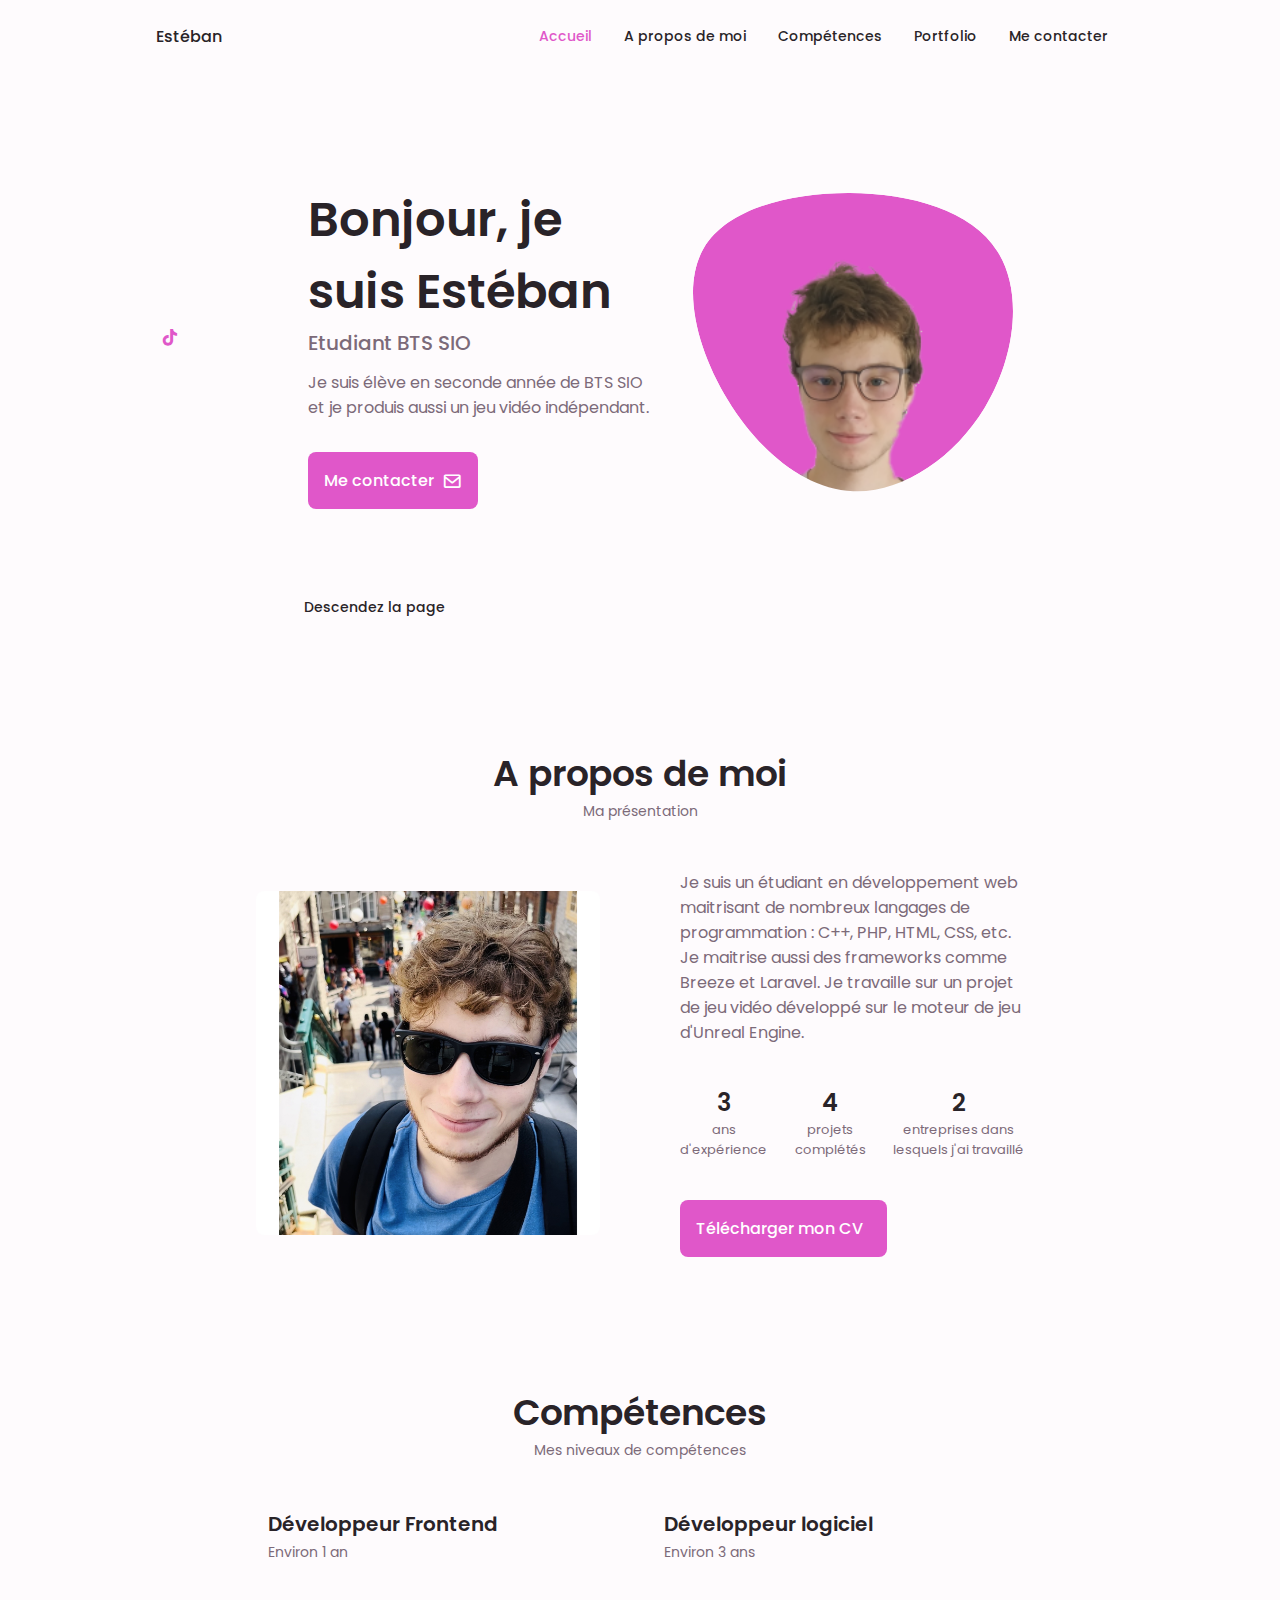
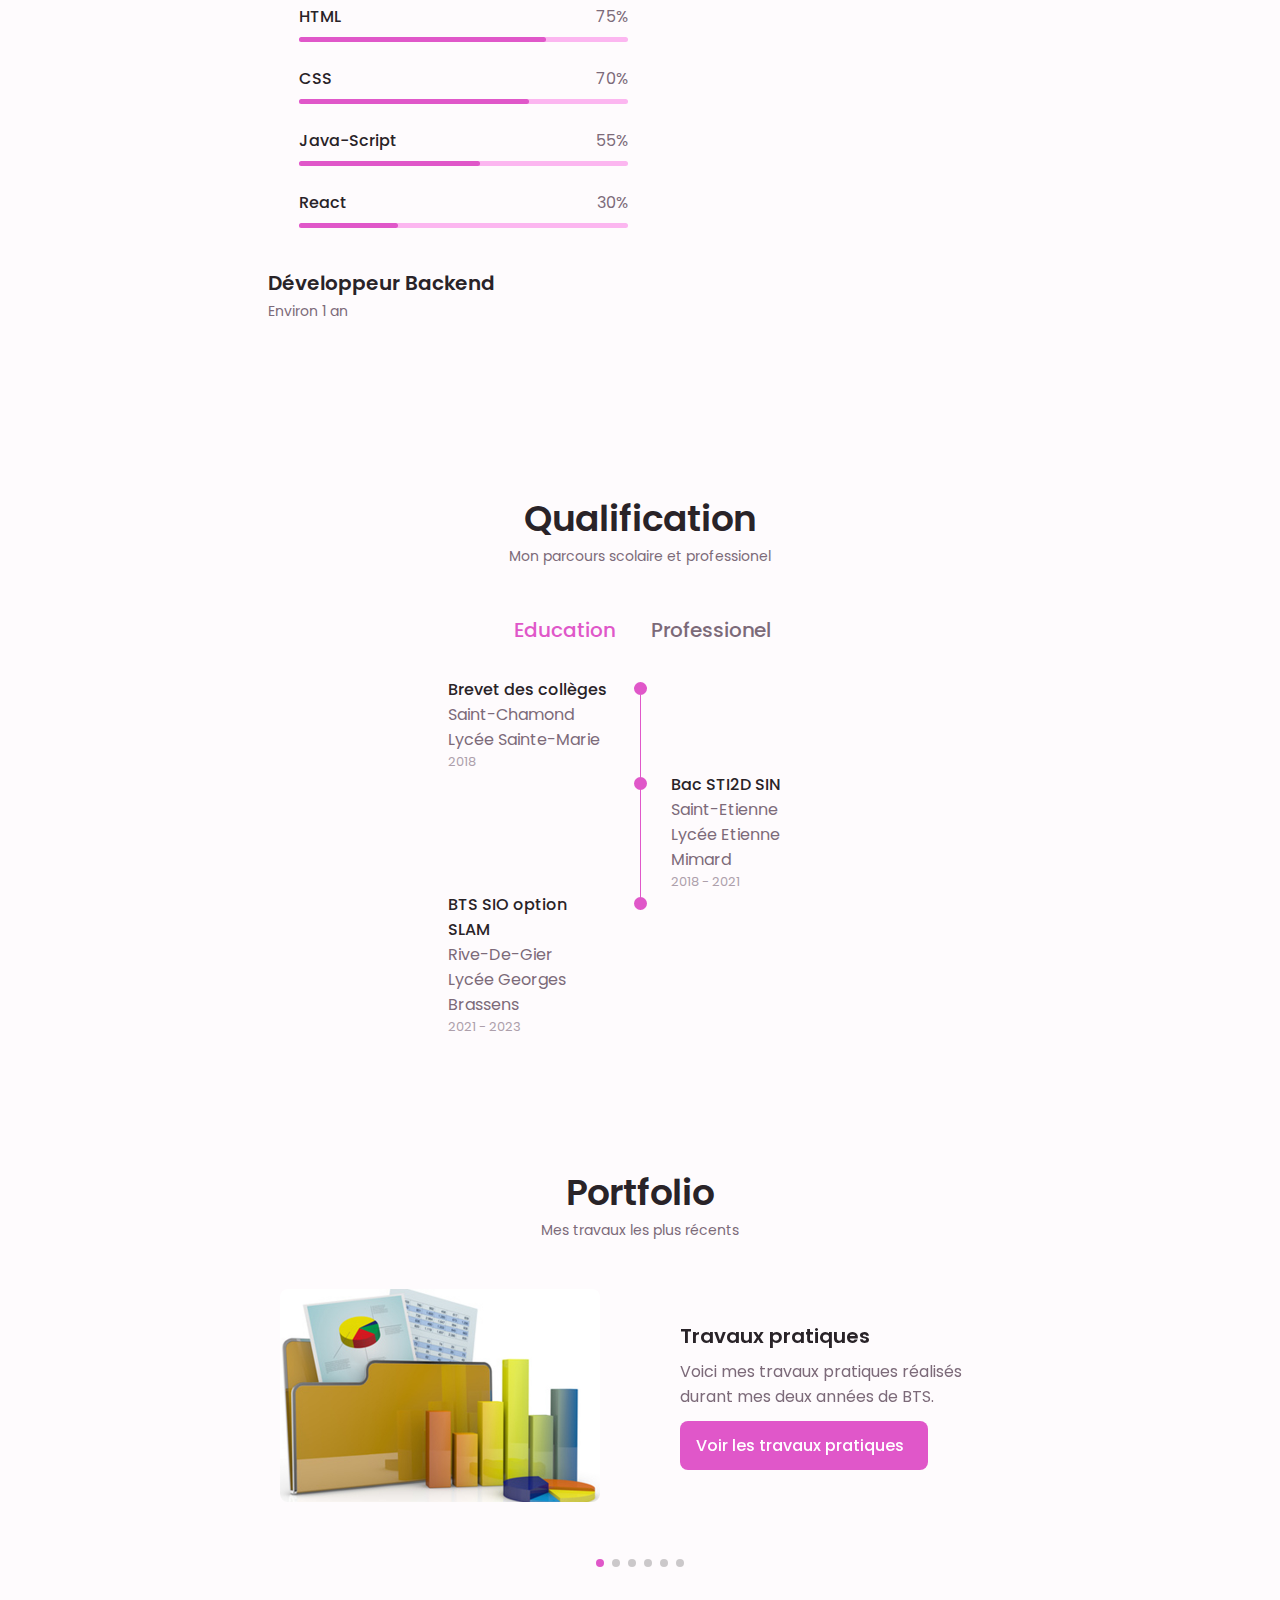
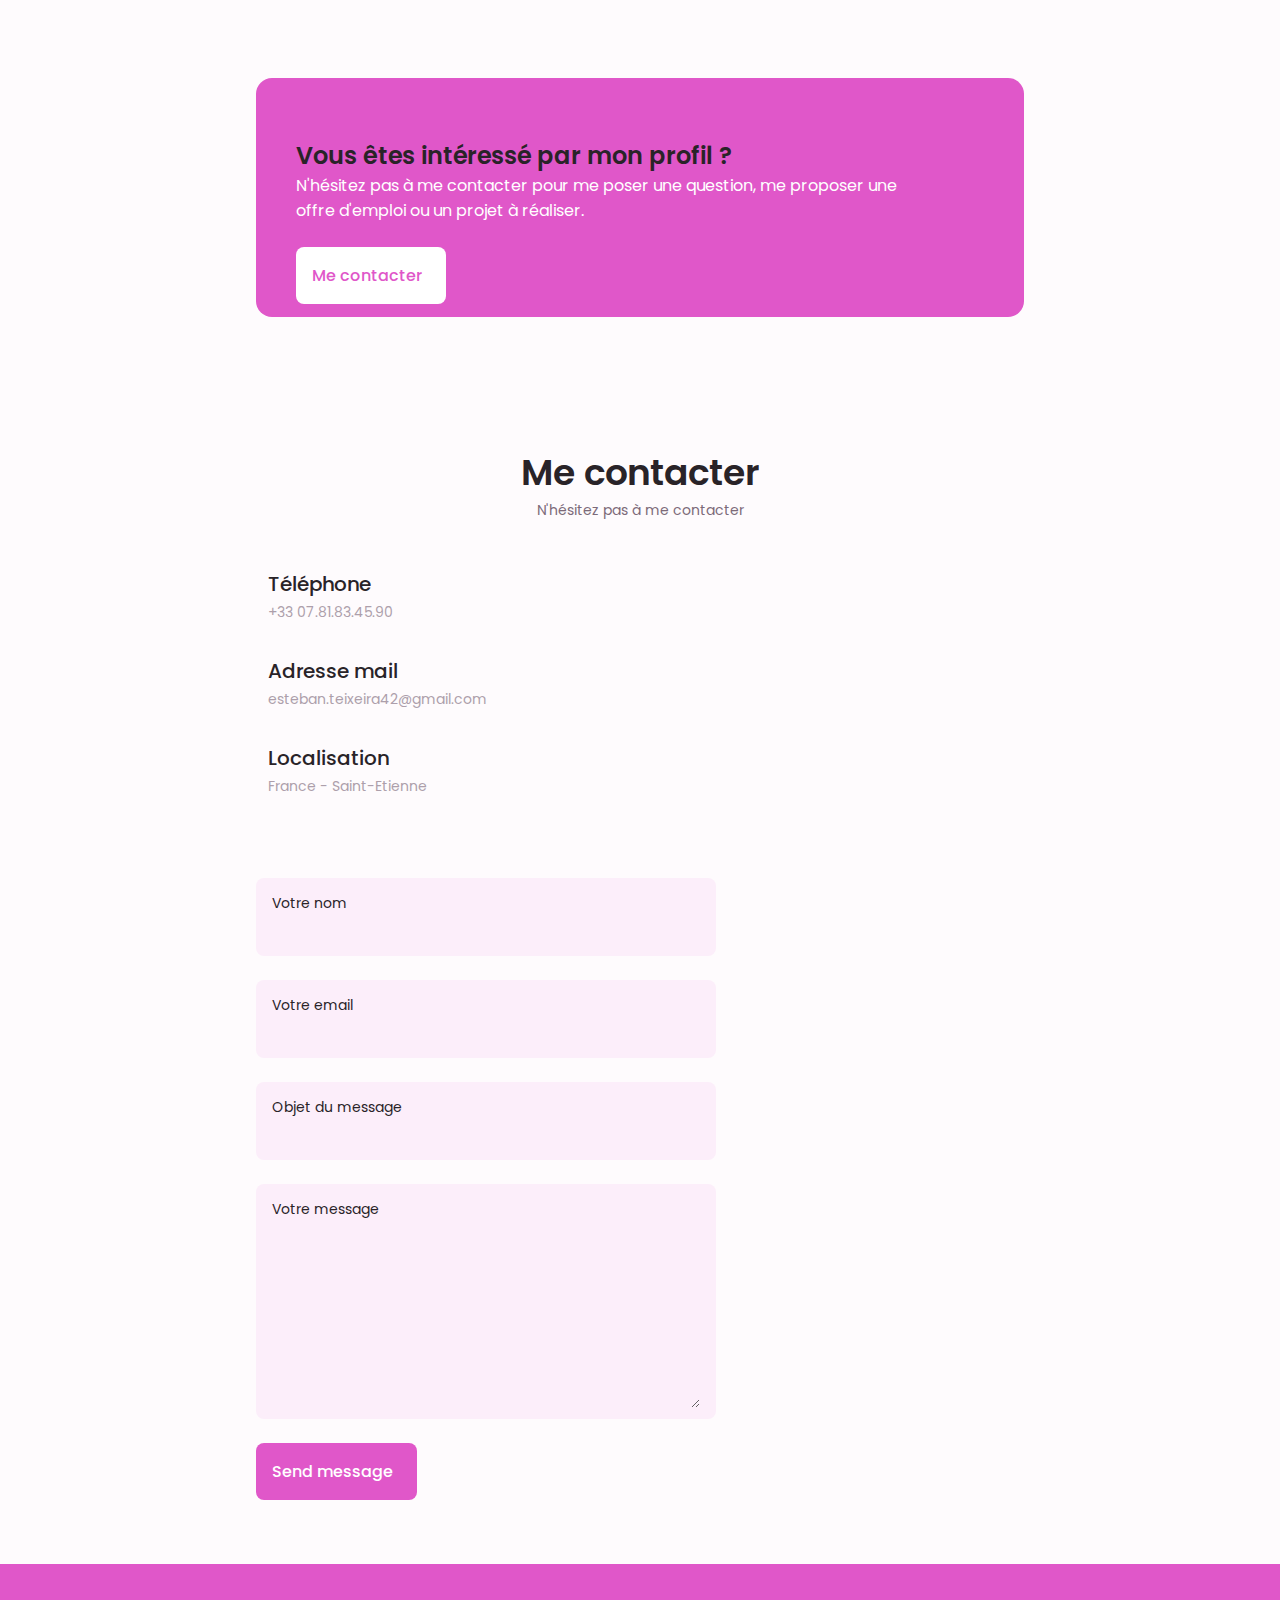
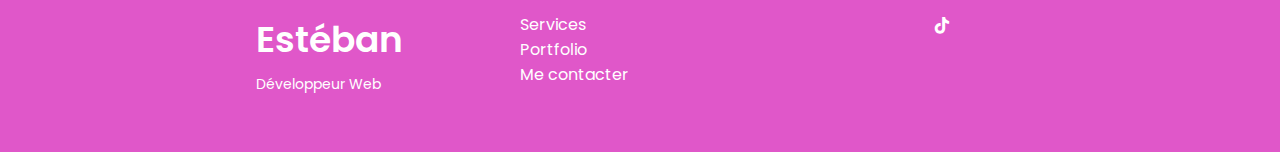
<file: index.html>
<!DOCTYPE html>
<html lang="en">

<head>
    <meta charset="UTF-8">
    <meta name="viewport" content="width=device-width, initial-scale=1.0">

    <!--==================== Scouticons ====================-->
    <link rel="stylesheet" href="https://unicons.iconscout.com/release/v4.0.0/css/line.css">

    <!--==================== Boxicons ====================-->
    <link href='https://unpkg.com/boxicons@2.1.4/css/boxicons.min.css' rel='stylesheet'>

    <!--==================== SWIPER CSS ====================-->
    <link rel="stylesheet" href="css/swiper-bundle.min.css">

    <!--==================== CSS ====================-->
    <link rel="stylesheet" href="css/styles.css">

    <title>Portfolio - Estéban TEIXEIRA</title>
</head>

<body>
    <!--==================== HEADER ====================-->
    <header class="header" id="header">
        <nav class="nav container">
            <a href="#" class="nav_logo">Estéban</a>

            <div class="nav_menu" id="nav-menu">
                <ul class="nav_list grid">
                    <li class="nav_item">
                        <a href="#home" class="nav_link active-link">
                            <i class="uil uil-home nav_icon"></i> Accueil
                        </a>
                    </li>

                    <li class="nav_item">
                        <a href="#about" class="nav_link">
                            <i class="uil uil-user nav_icon"></i> A propos de moi
                        </a>
                    </li>

                    <li class="nav_item">
                        <a href="#skills" class="nav_link">
                            <i class="uil uil-file-alt nav_icon"></i> Compétences
                        </a>
                    </li>

                    <!-- <li class="nav_item">
                        <a href="#services" class="nav_link">
                            <i class="uil uil-briefcase-alt nav_icon"></i> Expériences
                        </a>
                    </li> -->

                    <li class="nav_item">
                        <a href="#portfolio" class="nav_link">
                            <i class="uil uil-scenery nav_icon"></i> Portfolio
                        </a>
                    </li>

                    <li class="nav_item">
                        <a href="#contact" class="nav_link">
                            <i class="uil uil-message nav_icon"></i> Me contacter
                        </a>
                    </li>
                </ul>
                <i class="uil uil-times nav_close" id="nav-close"></i>
            </div>

            <div class="nav_btns">
                <!-- Theme change button -->
                <i class="uil uil-moon change-theme" id="theme-button"></i>
                <div class="nav_toggle" id="nav-toggle">
                    <i class="uil uil-apps"></i>
                </div>
            </div>
        </nav>
    </header>

    <!--==================== MAIN ====================-->
    <main class="main">
        <!--==================== HOME ====================-->
        <section class="home section" id="home">
            <div class="home_container container grid">
                <div class="home_content grid">
                    <div class="home_social">
                        <a href="https://www.linkedin.com/in/esteban-teixeira-9381a8204/" target="_blank" class="home_social-icon">
                            <i class="uil uil-linkedin"></i>
                        </a>

                        <a href="https://www.tiktok.com/@esteicacher?is_from_webapp=1&sender_device=pc" target="_blank" class="home_social-icon">
                            <i class='bx bxl-tiktok'></i>
                        </a>

                        <a href="https://www.instagram.com/esteicacher/" target="_blank" class="home_social-icon">
                            <i class="uil uil-instagram"></i>
                        </a>

                        <a href="https://github.com/LeSteackHacher" target="_blank" class="home_social-icon">
                            <i class="uil uil-github"></i>
                        </a>
                    </div>

                    <div class="home_img">
                        <svg class="home_blob" viewBox="0 0 200 187" xmlns="http://www.w3.org/2000/svg"
                            xmlns:xlink="http://www.w3.org/1999/xlink">
                            <mask id="mask0" mask-type="alpha">
                                <path d="M190.312 36.4879C206.582 62.1187 201.309 102.826 182.328 134.186C163.346 165.547 
                                    130.807 187.559 100.226 186.353C69.6454 185.297 41.0228 161.023 21.7403 129.362C2.45775 
                                    97.8511 -7.48481 59.1033 6.67581 34.5279C20.9871 10.1032 59.7028 -0.149132 97.9666 
                                    0.00163737C136.23 0.303176 174.193 10.857 190.312 36.4879Z" />
                            </mask>
                            <g mask="url(#mask0)">
                                <path d="M190.312 36.4879C206.582 62.1187 201.309 102.826 182.328 134.186C163.346 
                                    165.547 130.807 187.559 100.226 186.353C69.6454 185.297 41.0228 161.023 21.7403 
                                    129.362C2.45775 97.8511 -7.48481 59.1033 6.67581 34.5279C20.9871 10.1032 59.7028 
                                    -0.149132 97.9666 0.00163737C136.23 0.303176 174.193 10.857 190.312 36.4879Z" />
                                <image class="home_blob-img" x=-15 y=10 xlink:href="img/profil.png" />
                            </g>
                        </svg>
                    </div>

                    <div class="home_data">
                        <h1 class="home_title">Bonjour, je suis Estéban</h1>
                        <h3 class="home_subtitle">Etudiant BTS SIO</h3>
                        <p class="home_description">Je suis élève en seconde année de BTS SIO et je produis aussi un jeu vidéo indépendant.</p>
                        <a href="#contact" class="button button--flex">
                            Me contacter <i class='bx bx-envelope bx-tada button_icon'></i>
                        </a>
                    </div>
                </div>

                <div class="home_scroll">
                    <a href="#about" class="home_scroll-button button--flex">
                        <i class="uil uil-mouse-alt home_scroll-mouse"></i>
                        <span class="home_scroll-name">Descendez la page</span>
                        <i class="uil uil-arrow-down home_scroll-arrow"></i>
                    </a>
                </div>

                <div id="barre"></div>

            </div>
        </section>

        <!--==================== ABOUT ====================-->
        <section class="about section" id="about">
            <h2 class="section_title">A propos de moi</h2>
            <span class="section_subtitle">Ma présentation</span>

            <div class="about_container container grid">
                <img src="img/apropos.jpg" alt="" class="about_img">

                <div class="about_data">
                    <p class="about_description">Je suis un étudiant en développement web maitrisant de nombreux langages de programmation : C++, PHP, HTML, CSS, etc.
                        Je maitrise aussi des frameworks comme Breeze et Laravel. Je travaille sur un projet de jeu vidéo développé sur le moteur de jeu d'Unreal Engine.
                    </p>

                    <div class="about_info">
                        <div>
                            <span class="about_info-title">3</span>
                            <span class="about_info-name">ans <br> d'expérience</span>
                        </div>

                        <div>
                            <span class="about_info-title">4</span>
                            <span class="about_info-name">projets <br> complétés</span>
                        </div>

                        <div>
                            <span class="about_info-title">2</span>
                            <span class="about_info-name">entreprises dans <br> lesquels j'ai travaillé</span>
                        </div>
                    </div>

                    <div class="about_buttons">
                        <a download="" href="pdf/Esteban-Cv.pdf" class="button button--flex">
                            Télécharger mon CV <i class="uil uil-file-download button_icon"></i>
                        </a>
                    </div>

                </div>
            </div>
        </section>

        <!--==================== SKILLS ====================-->
        <section class="skills section" id="skills">
            <h2 class="section_title">Compétences</h2>
            <span class="section_subtitle">Mes niveaux de compétences</span>

            <div class="skills_container container grid">
                <div>
                    <!-- Skills 1 -->
                    <div class="skills_content skills_open">
                        <div class="skills_header">
                            <i class="uil uil-brackets-curly skills_icon"></i>

                            <div>
                                <h1 class="skills_title">Développeur Frontend</h1>
                                <span class="skills_subtitle">Environ 1 an</span>
                            </div>

                            <i class="uil uil-angle-down skills_arrow"></i>
                        </div>

                        <div class="skills_list grid">
                            <div class="skills_data">
                                <div class="skills_titles">
                                    <h3 class="skills_name">HTML</h3>
                                    <span class="skills_number">75%</span>
                                </div>
                                <div class="skills_bar">
                                    <span class="skills_percentage skills_html"></span>
                                </div>
                            </div>

                            <div class="skills_data">
                                <div class="skills_titles">
                                    <h3 class="skills_name">CSS</h3>
                                    <span class="skills_number">70%</span>
                                </div>
                                <div class="skills_bar">
                                    <span class="skills_percentage skills_css"></span>
                                </div>
                            </div>

                            <div class="skills_data">
                                <div class="skills_titles">
                                    <h3 class="skills_name">Java-Script</h3>
                                    <span class="skills_number">55%</span>
                                </div>
                                <div class="skills_bar">
                                    <span class="skills_percentage skills_js"></span>
                                </div>
                            </div>

                            <div class="skills_data">
                                <div class="skills_titles">
                                    <h3 class="skills_name">React</h3>
                                    <span class="skills_number">30%</span>
                                </div>
                                <div class="skills_bar">
                                    <span class="skills_percentage skills_react"></span>
                                </div>
                            </div>
                        </div>
                    </div>

                    <!-- Skills 2 -->
                    <div class="skills_content skills_close">
                        <div class="skills_header">
                            <i class="uil uil-server skills_icon"></i>

                            <div>
                                <h1 class="skills_title">Développeur Backend</h1>
                                <span class="skills_subtitle">Environ 1 an</span>
                            </div>

                            <i class="uil uil-angle-down skills_arrow"></i>
                        </div>

                        <div class="skills_list grid">
                            <div class="skills_data">
                                <div class="skills_titles">
                                    <h3 class="skills_name">PHP</h3>
                                    <span class="skills_number">40%</span>
                                </div>
                                <div class="skills_bar">
                                    <span class="skills_percentage skills_php"></span>
                                </div>
                            </div>

                            <div class="skills_data">
                                <div class="skills_titles">
                                    <h3 class="skills_name">Python</h3>
                                    <span class="skills_number">55%</span>
                                </div>
                                <div class="skills_bar">
                                    <span class="skills_percentage skills_python"></span>
                                </div>
                            </div>

                            <div class="skills_data">
                                <div class="skills_titles">
                                    <h3 class="skills_name">Serveur Windows</h3>
                                    <span class="skills_number">1%</span>
                                </div>
                                <div class="skills_bar">
                                    <span class="skills_percentage skills_windows"></span>
                                </div>
                            </div>

                            <div class="skills_data">
                                <div class="skills_titles">
                                    <h3 class="skills_name">Serveur Linux</h3>
                                    <span class="skills_number">10%</span>
                                </div>
                                <div class="skills_bar">
                                    <span class="skills_percentage skills_linux"></span>
                                </div>
                            </div>
                        </div>
                    </div>
                </div>

                <div>
                    <!-- Skills 3 -->
                    <div class="skills_content skills_close">
                        <div class="skills_header">
                            <i class="uil uil-swatchbook skills_icon"></i>

                            <div>
                                <h1 class="skills_title">Développeur logiciel</h1>
                                <span class="skills_subtitle">Environ 3 ans</span>
                            </div>

                            <i class="uil uil-angle-down skills_arrow"></i>
                        </div>

                        <div class="skills_list grid">
                            <div class="skills_data">
                                <div class="skills_titles">
                                    <h3 class="skills_name">Unreal Engine</h3>
                                    <span class="skills_number">90%</span>
                                </div>
                                <div class="skills_bar">
                                    <span class="skills_percentage skills_ue"></span>
                                </div>
                            </div>

                            <div class="skills_data">
                                <div class="skills_titles">
                                    <h3 class="skills_name">Unity</h3>
                                    <span class="skills_number">30%</span>
                                </div>
                                <div class="skills_bar">
                                    <span class="skills_percentage skills_unity"></span>
                                </div>
                            </div>

                            <div class="skills_data">
                                <div class="skills_titles">
                                    <h3 class="skills_name">Serveur Photoshop</h3>
                                    <span class="skills_number">50%</span>
                                </div>
                                <div class="skills_bar">
                                    <span class="skills_percentage skills_photoshop"></span>
                                </div>
                            </div>

                            <div class="skills_data">
                                <div class="skills_titles">
                                    <h3 class="skills_name">C#/C++</h3>
                                    <span class="skills_number">40%</span>
                                </div>
                                <div class="skills_bar">
                                    <span class="skills_percentage skills_c"></span>
                                </div>
                            </div>
                        </div>
                    </div>
                </div>
            </div>
        </section>

        <!--==================== QUALIFICATION ====================-->
        <section class="qualification section">
            <h2 class="section_title">Qualification</h2>
            <span class="section_subtitle">Mon parcours scolaire et professionel</span>

            <div class="qualification_container container">
                <div class="qualification_tabs">
                    <div class="qualification_button button--flex qualification_active" data-target="#education">
                        <i class="uil uil-graduation-cap qualification_icon"></i>
                        Education
                    </div>

                    <div class="qualification_button button--flex" data-target="#work">
                        <i class="uil uil-briefcase-alt qualification_icon"></i>
                        Professionel
                    </div>
                </div>

                <div class="qualification_sections">
                    <!-- Bloc de qualification 1 -->
                    <div class="qualification_content qualification_active" data-content id="education">
                        <!-- Qualification 1 -->
                        <div class="qualification_data">
                            <div>
                                <h3 class="qualification_title">Brevet des collèges</h3>
                                <span class="qualification_subtitle">Saint-Chamond<br>Lycée Sainte-Marie</span>
                                <div class="qualification_calendar">
                                    <i class="uil uil-calendar-alt"></i>
                                    2018
                                </div>
                            </div>

                            <div>
                                <span class="qualification_rounder"></span>
                                <span class="qualification_line"></span>
                            </div>
                        </div>

                        <!-- Qualification 2 -->
                        <div class="qualification_data">
                            <div></div>

                            <div>
                                <span class="qualification_rounder"></span>
                                <span class="qualification_line"></span>
                            </div>

                            <div>
                                <h3 class="qualification_title">Bac STI2D SIN</h3>
                                <span class="qualification_subtitle">Saint-Etienne<br>Lycée Etienne Mimard</span>
                                <div class="qualification_calendar">
                                    <i class="uil uil-calendar-alt"></i>
                                    2018 - 2021
                                </div>
                            </div>

                        </div>

                        <!-- Qualification 3 -->
                        <div class="qualification_data">
                            <div>
                                <h3 class="qualification_title">BTS SIO option SLAM</h3>
                                <span class="qualification_subtitle">Rive-De-Gier<br>Lycée Georges Brassens</span>
                                <div class="qualification_calendar">
                                    <i class="uil uil-calendar-alt"></i>
                                    2021 - 2023
                                </div>
                            </div>

                            <div>
                                <span class="qualification_rounder"></span>
                                <!--<span class="qualification_line"></span>-->
                            </div>
                        </div>
                    </div>

                    <!-- Bloc de qualification 2 -->
                    <div class="qualification_content" data-content id="work">
                        <!-- Qualification 1 -->
                        <div class="qualification_data">
                            <div>
                                <h3 class="qualification_title">Développeur logiciel</h3>
                                <span class="qualification_subtitle">Saint-Priest-en-Jarez<br>Transacto</span>
                                <div class="qualification_calendar">
                                    <i class="uil uil-calendar-alt"></i>
                                    2022
                                </div>
                            </div>

                            <div>
                                <span class="qualification_rounder"></span>
                                <span class="qualification_line"></span>
                            </div>
                        </div>

                        <!-- Qualification 2 -->
                        <div class="qualification_data">
                            <div></div>

                            <div>
                                <span class="qualification_rounder"></span>
                                <!--<span class="qualification_line"></span>-->
                            </div>

                            <div>
                                <h3 class="qualification_title">Développeur Backend</h3>
                                <span class="qualification_subtitle">Saint-Etienne<br>Doing.fr</span>
                                <div class="qualification_calendar">
                                    <i class="uil uil-calendar-alt"></i>
                                    2022
                                </div>
                            </div>
                        </div>
                    </div>
                </div>
            </div>
        </section>

        <!--==================== PORTFOLIO ====================-->
        <section class="portfolio section" id="portfolio">
            <h2 class="section_title">Portfolio</h2>
            <span class="section_subtitle">Mes travaux les plus récents</span>

            <div class="portfolio_container container swiper-container">
                <div class="swiper-wrapper">

                    <!-- Portfolio 1 -->
                    <div class="portfolio_content grid swiper-slide">
                        <img src="img/portfolio1.jpg" alt="Photo Portfolio 1" class="portfolio_img">

                        <div class="portfolio_data">
                            <h3 class="portfolio_title">Travaux pratiques</h3>
                            <p class="portfolio_description">Voici mes travaux pratiques réalisés durant mes deux années de BTS.</p>
                            <a href="html/tp.html" class="button button--flex button--small portfolio_button">
                                Voir les travaux pratiques
                                <i class="uil uil-arrow-right button_icon"></i>
                            </a>
                        </div>
                    </div>

                    <!-- Portfolio 2 -->
                    <div class="portfolio_content grid swiper-slide">
                        <img src="img/portfolio2.jpg" alt="Photo Portfolio 2" class="portfolio_img">

                        <div class="portfolio_data">
                            <h3 class="portfolio_title">Veille technologique</h3>
                            <p class="portfolio_description">Voici ma veille technologique sur le moteur de jeux d'Epic Games : Unreal Engine.
                            </p>
                            <a href="pdf/Veille technologique.pdf" class="button button--flex button--small portfolio_button">
                                Voir la veille
                                <i class="uil uil-arrow-right button_icon"></i>
                            </a>
                        </div>
                    </div>

                    <!-- Portfolio 3 -->
                    <div class="portfolio_content grid swiper-slide">
                        <img src="img/portfolio3.jpg" alt="Photo Portfolio 3" class="portfolio_img">

                        <div class="portfolio_data">
                            <h3 class="portfolio_title">Porte-feuille de compétences</h3>
                            <p class="portfolio_description">Voici mon porte-feuille de compétences qui ont pu être acquises durant mon apprentissage en BTS ou en stage</p>
                            <a href="pdf/PorteFeuilleDeCompétences.pdf" class="button button--flex button--small portfolio_button">
                                Voir le porte-feuille
                                <i class="uil uil-arrow-right button_icon"></i>
                            </a>
                        </div>
                    </div>

                    <!-- Portfolio 4 -->
                    <div class="portfolio_content grid swiper-slide">
                        <img src="img/portfolio4.jpg" alt="Photo Portfolio 4" class="portfolio_img">

                        <div class="portfolio_data">
                            <h3 class="portfolio_title">Rapport de stage 1</h3>
                            <p class="portfolio_description">Ceci est le rapport de mon premier stage de BTS fait dans l'entreprise Transacto.</p>
                            <a href="html/CompteRendu1.html" class="button button--flex button--small portfolio_button">
                                Voir le compte-rendu
                                <i class="uil uil-arrow-right button_icon"></i>
                            </a>
                        </div>
                    </div>

                    <!-- Portfolio 5 -->
                    <div class="portfolio_content grid swiper-slide">
                        <img src="img/portfolio5.jpg" alt="Photo Portfolio 5" class="portfolio_img">

                        <div class="portfolio_data">
                            <h3 class="portfolio_title">Rapport de stage 2</h3>
                            <p class="portfolio_description">Ceci est le rapport de mon deuxième stage de BTS fait dans l'entreprise Doing.fr.</p>
                            <a href="html/CompteRendu2.html" class="button button--flex button--small portfolio_button">
                                Voir le compte-rendu
                                <i class="uil uil-arrow-right button_icon"></i>
                            </a>
                        </div>
                    </div>

                    <!-- Portfolio 6 -->
                    <div class="portfolio_content grid swiper-slide">
                        <img src="img/portfolio6.jpg" alt="Photo Portfolio 6" class="portfolio_img">

                        <div class="portfolio_data">
                            <h3 class="portfolio_title">Jeux vidéo</h3>
                            <p class="portfolio_description">Je développe avec une petite équipe un fast FPS solo.
                            </p>
                            <a href="pdf/SiteJV.pdf" class="button button--flex button--small portfolio_button">
                                Voir le site de présentation
                                <i class="uil uil-arrow-right button_icon"></i>
                            </a>
                        </div>
                    </div>
                </div>

                <!-- Ajout de flèches -->
                <div class="swiper-button-next">
                    <i class="uil uil-angle-right swiper-portfolio-icon"></i>
                </div>
                <div class="swiper-button-prev">
                    <i class="uil uil-angle-left swiper-portfolio-icon"></i>
                </div>

                <!-- Ajout de la pagination -->
                <div class="swiper-pagination"></div>
            </div>
        </section>

        <!--==================== PROJECT IN MIND ====================-->
        <section class="project section">
            <div class="project_bg">
                <div class="project_container container grid">
                    <div class="project_data">
                        <h2 class="projet_title">Vous êtes intéressé par mon profil ?</h2>
                        <p class="project_description">N'hésitez pas à me contacter pour me poser une question, me proposer une offre d'emploi
                            ou un projet à réaliser.
                        </p>
                        <a href="#contact" class="button button--flex button--white">
                            Me contacter
                            <i class="uil uil-message project_icon button_icon"></i>
                        </a>
                    </div>
                </div>
            </div>

        </section>

        <!--==================== CONTACT ME ====================-->
        <section class="contact section" id="contact">
            <h2 class="section_title">Me contacter</h2>
            <span class="section_subtitle">N'hésitez pas à me contacter</span>

            <div class="contact_container container grid">
                <div>
                    <div class="contact_information">
                        <i class="uil uil-phone contact_icon"></i>

                        <div>
                            <h3 class="contact_title">Téléphone</h3>
                            <span class="contact_subtitle">+33 07.81.83.45.90</span>
                        </div>
                    </div>

                    <div class="contact_information">
                        <i class="uil uil-envelope contact_icon"></i>

                        <div>
                            <h3 class="contact_title">Adresse mail</h3>
                            <span class="contact_subtitle">esteban.teixeira42@gmail.com</span>
                        </div>
                    </div>

                    <div class="contact_information">
                        <i class="uil uil-map-marker contact_icon"></i>

                        <div>
                            <h3 class="contact_title">Localisation</h3>
                            <span class="contact_subtitle">France - Saint-Etienne</span>
                        </div>
                    </div>
                </div>

                <form action="" class="contact_form grid">
                    <div class="contact_content">
                        <label for="" class="contact_label">Votre nom</label>
                        <input type="text" class="contact_input">
                    </div>

                    <div class="contact_content">
                        <label for="" class="contact_label">Votre email</label>
                        <input type="email" class="contact_input">
                    </div>
                    <div class="contact_content">
                        <label for="" class="contact_label">Objet du message</label>
                        <input type="text" class="contact_input">
                    </div>
                    <div class="contact_content">
                        <label for="" class="contact_label">Votre message</label>
                        <textarea name="" id="" cols="0" rows="7" class="contact_input"></textarea>
                    </div>

                    <div>
                        <a href="#" class="button button--flex">
                            Send message
                            <i class="uil uil-message button_icon"></i>
                        </a>
                    </div>
                </form>
            </div>
        </section>
    </main>

    <!--==================== FOOTER ====================-->
    <footer class="footer">
        <div class="footer_bg">
            <div class="footer_container container grid">
                <div>
                    <h1 class="footer_title">Estéban</h1>
                    <span class="footer_subtitle">Développeur Web</span>
                </div>

                <ul class="footer_links">
                    <li>
                        <a href="#services" class="footer_link">Services</a>
                    </li>

                    <li>
                        <a href="#portfolio" class="footer_link">Portfolio</a>
                    </li>

                    <li>
                        <a href="#contact" class="footer_link">Me contacter</a>
                    </li>
                </ul>

                <div class="footer_socials">
                    <a href="https://www.linkedin.com/in/esteban-teixeira-9381a8204/" target="_blank" class="footer_social">
                        <i class="uil uil-linkedin"></i>
                    </a>

                    
                    <a href="https://www.tiktok.com/@esteicacher?is_from_webapp=1&sender_device=pc" target="_blank" class="footer_social">
                        <i class='bx bxl-tiktok'></i>
                    </a>

                    <a href="https://www.instagram.com/esteicacher/" target="_blank" class="footer_social">
                        <i class="uil uil-instagram"></i>
                    </a>

                    <a href="https://github.com/LeSteackHacher" target="_blank" class="footer_social">
                        <i class="uil uil-github"></i>
                    </a>
                </div>
            </div>
        </div>
    </footer>

    <!--==================== SCROLL TOP ====================-->
    <a href="#" class="scrollup" id="scroll-up">
        <i class="uil uil-arrow-up scrollup_icon"></i>
    </a>

    <!--==================== SWIPER JS ====================-->
    <script src="js/swiper-bundle.min.js"></script>

    <!--==================== MAIN JS ====================-->
    <script src="js/main.js"></script>
</body>

</html>
</file>
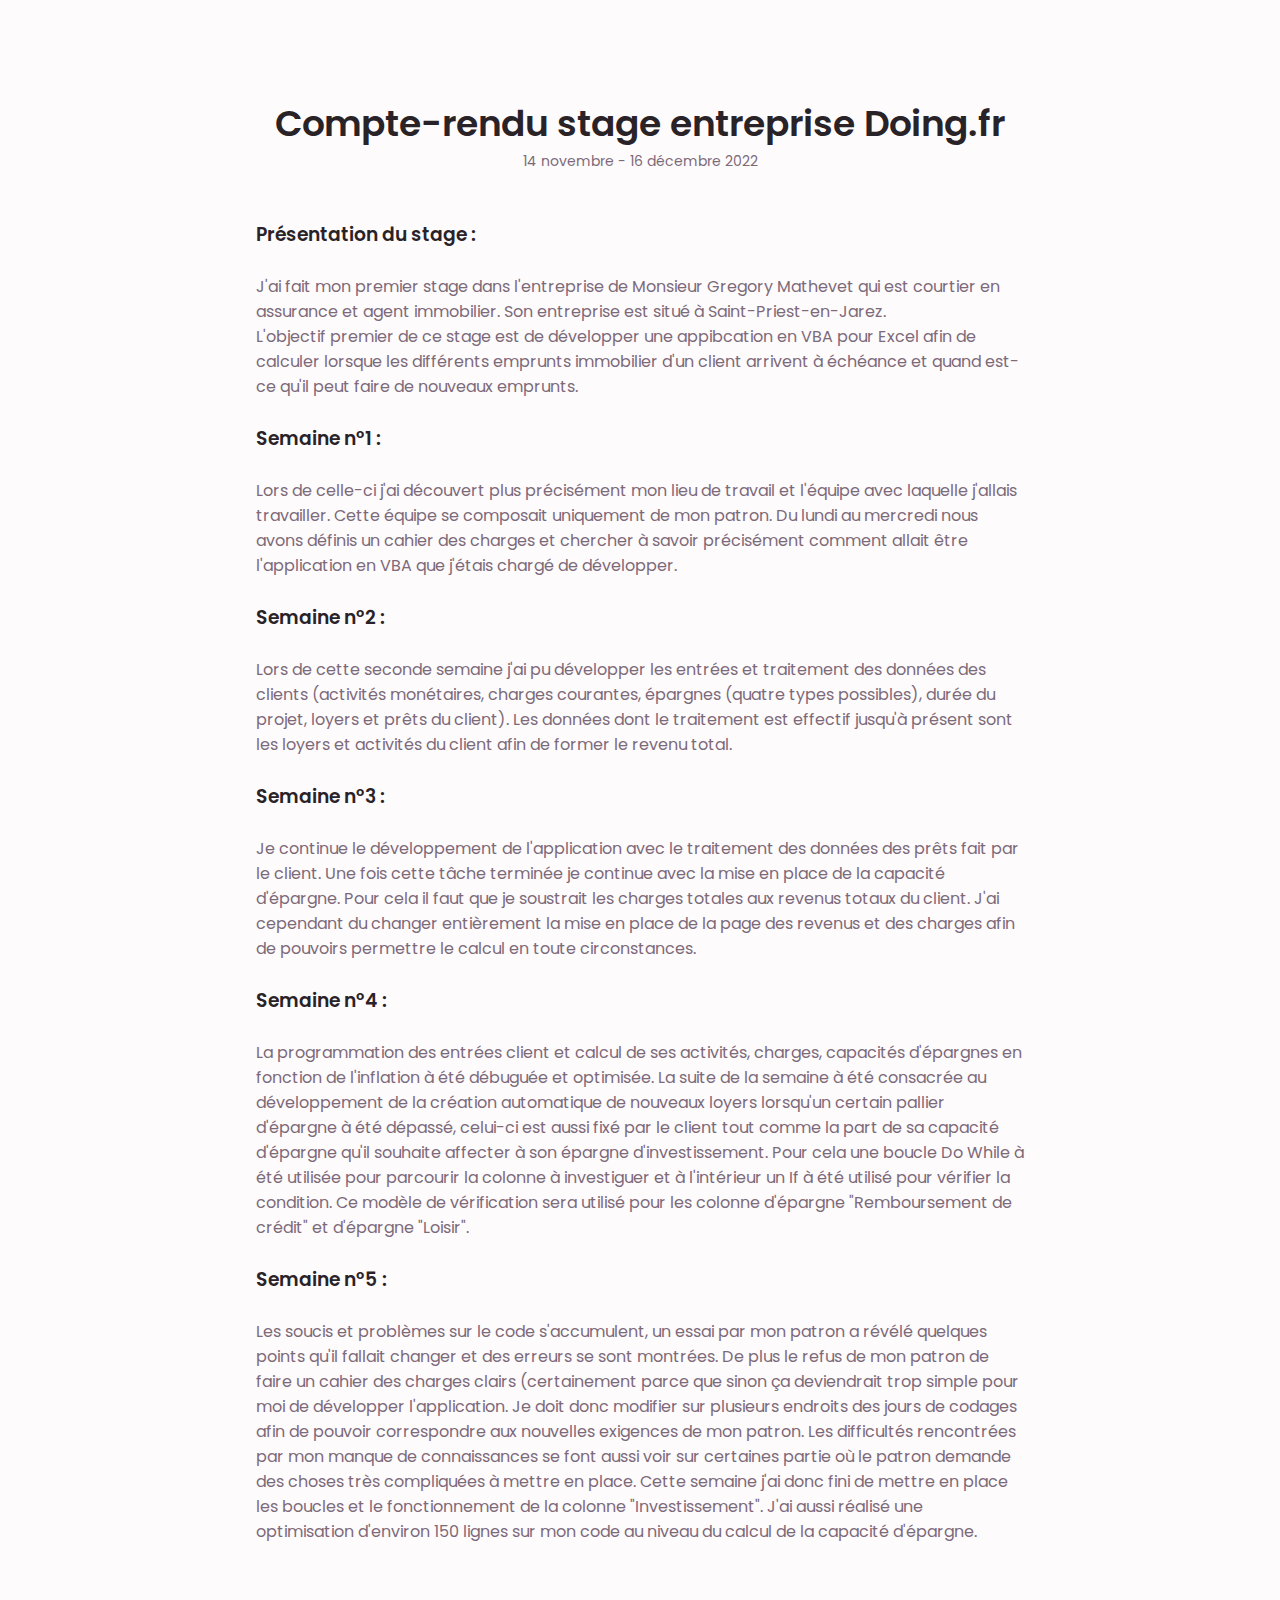
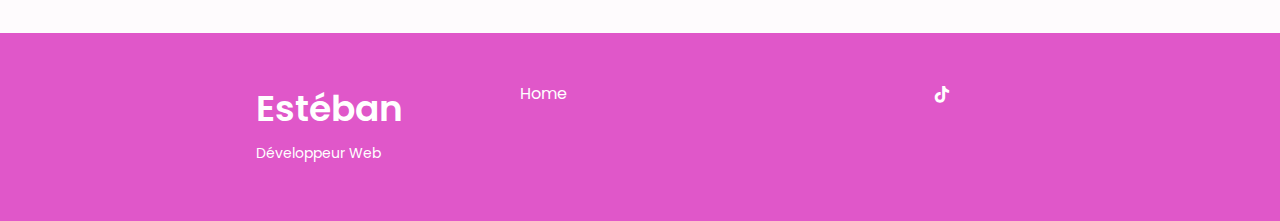
<file: html/CompteRendu1.html>
<!DOCTYPE html>
<html lang="en">

<head>
    <meta charset="UTF-8">
    <meta name="viewport" content="width=device-width, initial-scale=1.0">

    <!--==================== Scouticons ====================-->
    <link rel="stylesheet" href="https://unicons.iconscout.com/release/v4.0.0/css/line.css">

    <!--==================== Boxicons ====================-->
    <link href='https://unpkg.com/boxicons@2.1.4/css/boxicons.min.css' rel='stylesheet'>

    <!--==================== SWIPER CSS ====================-->
    <link rel="stylesheet" href="../css/swiper-bundle.min.css">

    <!--==================== CSS ====================-->
    <link rel="stylesheet" href="../css/styles.css">

    <title>Portfolio - Estéban TEIXEIRA</title>
</head>

<body>
    <!--==================== SERVICES ====================-->
    <section class="services section" id="services">
        <h2 class="section_title">Compte-rendu stage entreprise Doing.fr</h2>
        <span class="section_subtitle">14 novembre - 16 décembre 2022</span>

        <div class="services_container container grid">
            <div class="services_content">
                <div>
                    <h3 class="services_title"> Présentation du stage :</h3>
                    <br>
                    <p>J'ai fait mon premier stage dans l'entreprise de Monsieur Gregory Mathevet qui est courtier en assurance et agent immobilier. Son entreprise est situé à Saint-Priest-en-Jarez. <br>
                    L'objectif premier de ce stage est de développer une appibcation en VBA pour Excel afin de calculer lorsque les différents emprunts immobilier d'un client arrivent à échéance et 
                    quand est-ce qu'il peut faire de nouveaux emprunts.</p>
                    <br>
                    <h3 class="services_title"> Semaine n°1 :</h3>
                    <br>
                    <p>Lors de celle-ci j'ai découvert plus précisément mon lieu de travail et l'équipe avec laquelle j'allais travailler. Cette équipe se composait uniquement de mon patron.
                        Du lundi au mercredi nous avons définis un cahier des charges et chercher à savoir précisément comment allait être l'application en VBA que j'étais chargé de développer.</p>
                    <br>
                    <h3 class="services_title"> Semaine n°2 :</h3>
                    <br>
                    <p>Lors de cette seconde semaine j'ai pu développer les entrées et traitement des données des clients (activités monétaires, charges courantes, épargnes (quatre types possibles), durée du projet, loyers et prêts du client). 
                        Les données dont le traitement est effectif jusqu'à présent sont les loyers et activités du client afin de former le revenu total.</p>
                    <br>
                    <h3 class="services_title"> Semaine n°3 :</h3>
                    <br>
                    <p>Je continue le développement de l'application avec le traitement des données des prêts fait par le client. Une fois cette tâche terminée je continue avec la mise en place de la capacité d'épargne.
                        Pour cela il faut que je soustrait les charges totales aux revenus totaux du client.
                        J'ai cependant du changer entièrement la mise en place de la page des revenus et des charges afin de pouvoirs permettre le calcul en toute circonstances.</p>
                    <br>
                    <h3 class="services_title"> Semaine n°4 :</h3>
                    <br>
                    <p>La programmation des entrées client et calcul de ses activités, charges, capacités d'épargnes en fonction de l'inflation à été débuguée et optimisée. 
                        La suite de la semaine à été consacrée au développement de la création automatique de nouveaux loyers lorsqu'un certain pallier d'épargne à été dépassé, 
                        celui-ci est aussi fixé par le client tout comme la part de sa capacité d'épargne qu'il souhaite affecter à son épargne d'investissement. 
                        Pour cela une boucle Do While à été utilisée pour parcourir la colonne à investiguer et à l'intérieur un If à été utilisé pour vérifier la condition.
                        Ce modèle de vérification sera utilisé pour les colonne d'épargne "Remboursement de crédit" et d'épargne "Loisir".</p>
                    <br>
                    <h3 class="services_title"> Semaine n°5 :</h3>
                    <br>
                    <p>Les soucis et problèmes sur le code s'accumulent, un essai par mon patron a révélé quelques points qu'il fallait changer et des erreurs se sont montrées. 
                        De plus le refus de mon patron de faire un cahier des charges clairs (certainement parce que sinon ça deviendrait trop simple pour moi de développer l'application. 
                        Je doit donc modifier sur plusieurs endroits des jours de codages afin de pouvoir correspondre aux nouvelles exigences de mon patron. 
                        Les difficultés rencontrées par mon manque de connaissances se font aussi voir sur certaines partie où le patron demande des choses très compliquées à mettre en place. 
                        Cette semaine j'ai donc fini de mettre en place les boucles et le fonctionnement de la colonne "Investissement". 
                        J'ai aussi réalisé une optimisation d'environ 150 lignes sur mon code au niveau du calcul de la capacité d'épargne.</p>
                    <br>
                </div>
            </div>
        </div>
    </section>
    <!--==================== FOOTER ====================-->
    <footer class="footer">
        <div class="footer_bg">
            <div class="footer_container container grid">
                <div>
                    <h1 class="footer_title">Estéban</h1>
                    <span class="footer_subtitle">Développeur Web</span>
                </div>

                <ul class="footer_links">
                    <li>
                        <a href="../index.html" class="footer_link">Home</a>
                    </li>
                </ul>

                <div class="footer_socials">
                    <a href="https://www.linkedin.com/in/esteban-teixeira-9381a8204/" target="_blank" class="footer_social">
                        <i class="uil uil-linkedin"></i>
                    </a>

                    
                    <a href="https://www.tiktok.com/@esteicacher?is_from_webapp=1&sender_device=pc" target="_blank" class="footer_social">
                        <i class='bx bxl-tiktok'></i>
                    </a>

                    <a href="https://www.instagram.com/esteicacher/" target="_blank" class="footer_social">
                        <i class="uil uil-instagram"></i>
                    </a>

                    <a href="https://github.com/LeSteackHacher" target="_blank" class="footer_social">
                        <i class="uil uil-github"></i>
                    </a>
                </div>
            </div>
        </div>
    </footer>
    <!--==================== SCROLL TOP ====================-->
    <a href="#" class="scrollup" id="scroll-up">
        <i class="uil uil-arrow-up scrollup_icon"></i>
    </a>

    <!--==================== SWIPER JS ====================-->
    <script src="../js/swiper-bundle.min.js"></script>

    <!--==================== MAIN JS ====================-->
    <script src="../js/main.js"></script>
</body>

</html>
</file>
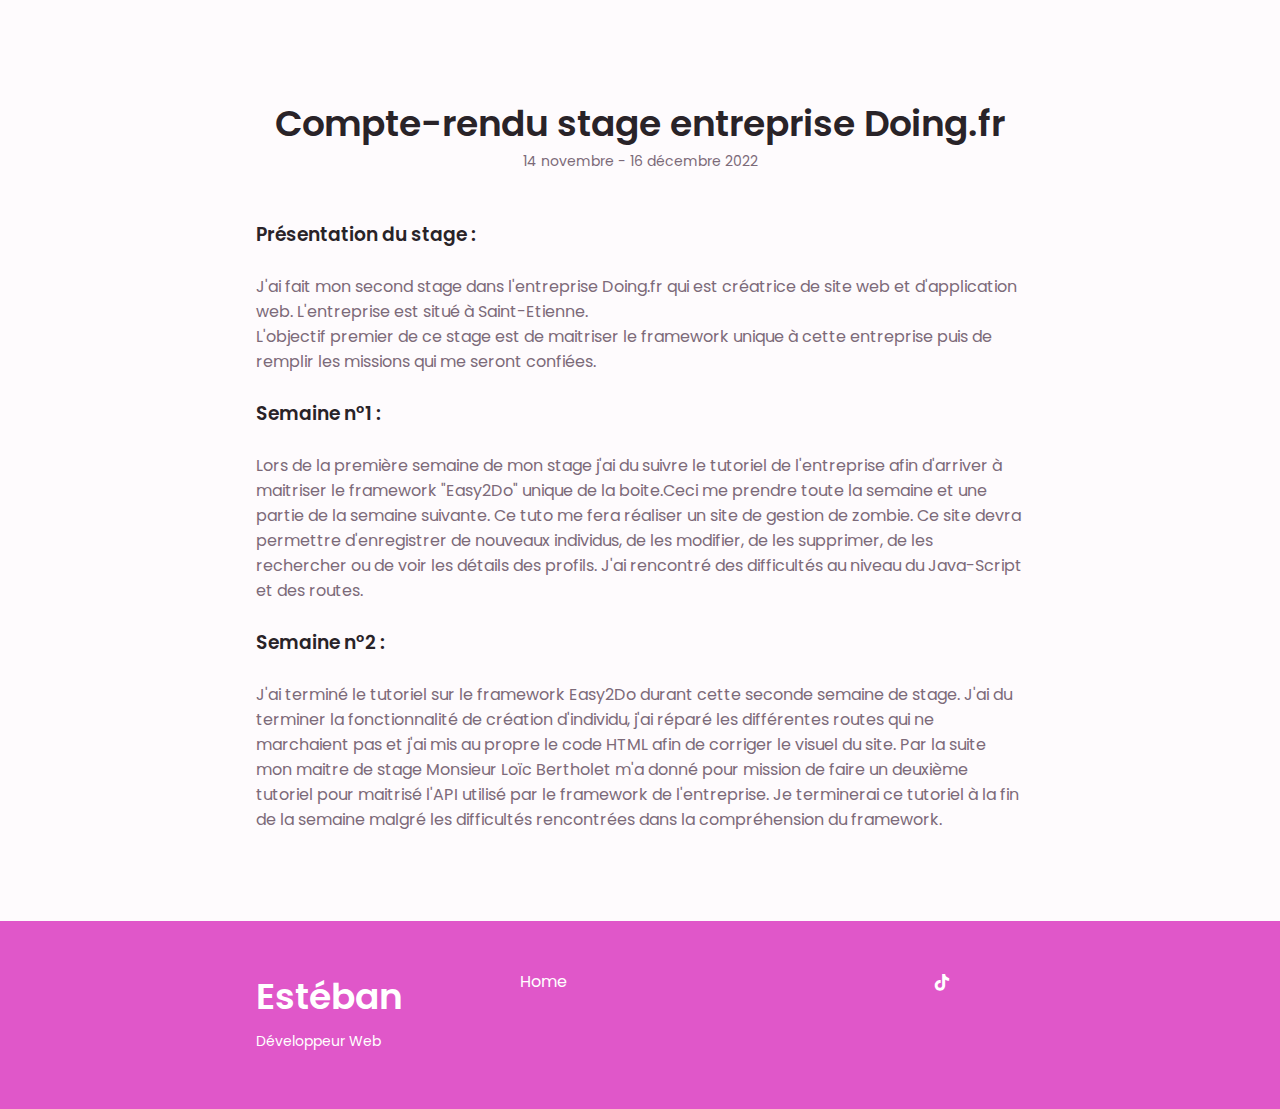
<file: html/CompteRendu2.html>
<!DOCTYPE html>
<html lang="en">

<head>
    <meta charset="UTF-8">
    <meta name="viewport" content="width=device-width, initial-scale=1.0">

    <!--==================== Scouticons ====================-->
    <link rel="stylesheet" href="https://unicons.iconscout.com/release/v4.0.0/css/line.css">

    <!--==================== Boxicons ====================-->
    <link href='https://unpkg.com/boxicons@2.1.4/css/boxicons.min.css' rel='stylesheet'>

    <!--==================== SWIPER CSS ====================-->
    <link rel="stylesheet" href="../css/swiper-bundle.min.css">

    <!--==================== CSS ====================-->
    <link rel="stylesheet" href="../css/styles.css">

    <title>Portfolio - Estéban TEIXEIRA</title>
</head>

<body>
    <!--==================== SERVICES ====================-->
    <section class="services section" id="services">
        <h2 class="section_title">Compte-rendu stage entreprise Doing.fr</h2>
        <span class="section_subtitle">14 novembre - 16 décembre 2022</span>

        <div class="services_container container grid">
            <div class="services_content">
                <div>
                    <h3 class="services_title"> Présentation du stage :</h3>
                    <br>
                    <p>J'ai fait mon second stage dans l'entreprise Doing.fr qui est créatrice de site web et d'application web. L'entreprise est situé à Saint-Etienne. <br>
                    L'objectif premier de ce stage est de maitriser le framework unique à cette entreprise puis de remplir les missions qui me seront confiées.</p>
                    <br>
                    <h3 class="services_title"> Semaine n°1 :</h3>
                    <br>
                    <p>Lors de la première semaine de mon stage j'ai du suivre le tutoriel de l'entreprise afin d'arriver à maitriser le framework "Easy2Do" unique de la boite.Ceci me prendre toute la semaine et une partie de la semaine suivante.
                    Ce tuto me fera réaliser un site de gestion de zombie. Ce site devra permettre d'enregistrer de nouveaux individus, de les modifier, de les supprimer, de les rechercher ou de voir les détails des profils.
                    J'ai rencontré des difficultés au niveau du Java-Script et des routes.</p>
                    <br>
                    <h3 class="services_title"> Semaine n°2 :</h3>
                    <br>
                    <p>J'ai terminé le tutoriel sur le framework Easy2Do durant cette seconde semaine de stage. J'ai du terminer la fonctionnalité de création d'individu, j'ai réparé les différentes routes qui ne marchaient pas et j'ai mis au 
                        propre le code HTML afin de corriger le visuel du site. Par la suite mon maitre de stage Monsieur Loïc Bertholet m'a donné pour mission de faire un deuxième tutoriel pour maitrisé l'API utilisé par le framework de l'entreprise.
                        Je terminerai ce tutoriel à la fin de la semaine malgré les difficultés rencontrées dans la compréhension du framework.</p>
                    <br>
                </div>
            </div>
        </div>
    </section>
    <!--==================== FOOTER ====================-->
    <footer class="footer">
        <div class="footer_bg">
            <div class="footer_container container grid">
                <div>
                    <h1 class="footer_title">Estéban</h1>
                    <span class="footer_subtitle">Développeur Web</span>
                </div>

                <ul class="footer_links">
                    <li>
                        <a href="../index.html" class="footer_link">Home</a>
                    </li>
                </ul>

                <div class="footer_socials">
                    <a href="https://www.linkedin.com/in/esteban-teixeira-9381a8204/" target="_blank" class="footer_social">
                        <i class="uil uil-linkedin"></i>
                    </a>
                    
                    <a href="https://www.tiktok.com/@esteicacher?is_from_webapp=1&sender_device=pc" target="_blank" class="footer_social">
                        <i class='bx bxl-tiktok'></i>
                    </a>

                    <a href="https://www.instagram.com/esteicacher/" target="_blank" class="footer_social">
                        <i class="uil uil-instagram"></i>
                    </a>

                    <a href="https://github.com/LeSteackHacher" target="_blank" class="footer_social">
                        <i class="uil uil-github"></i>
                    </a>
                </div>
            </div>
        </div>
    </footer>
    <!--==================== SCROLL TOP ====================-->
    <a href="#" class="scrollup" id="scroll-up">
        <i class="uil uil-arrow-up scrollup_icon"></i>
    </a>

    <!--==================== SWIPER JS ====================-->
    <script src="../js/swiper-bundle.min.js"></script>

    <!--==================== MAIN JS ====================-->
    <script src="../js/main.js"></script>
</body>

</html>
</file>
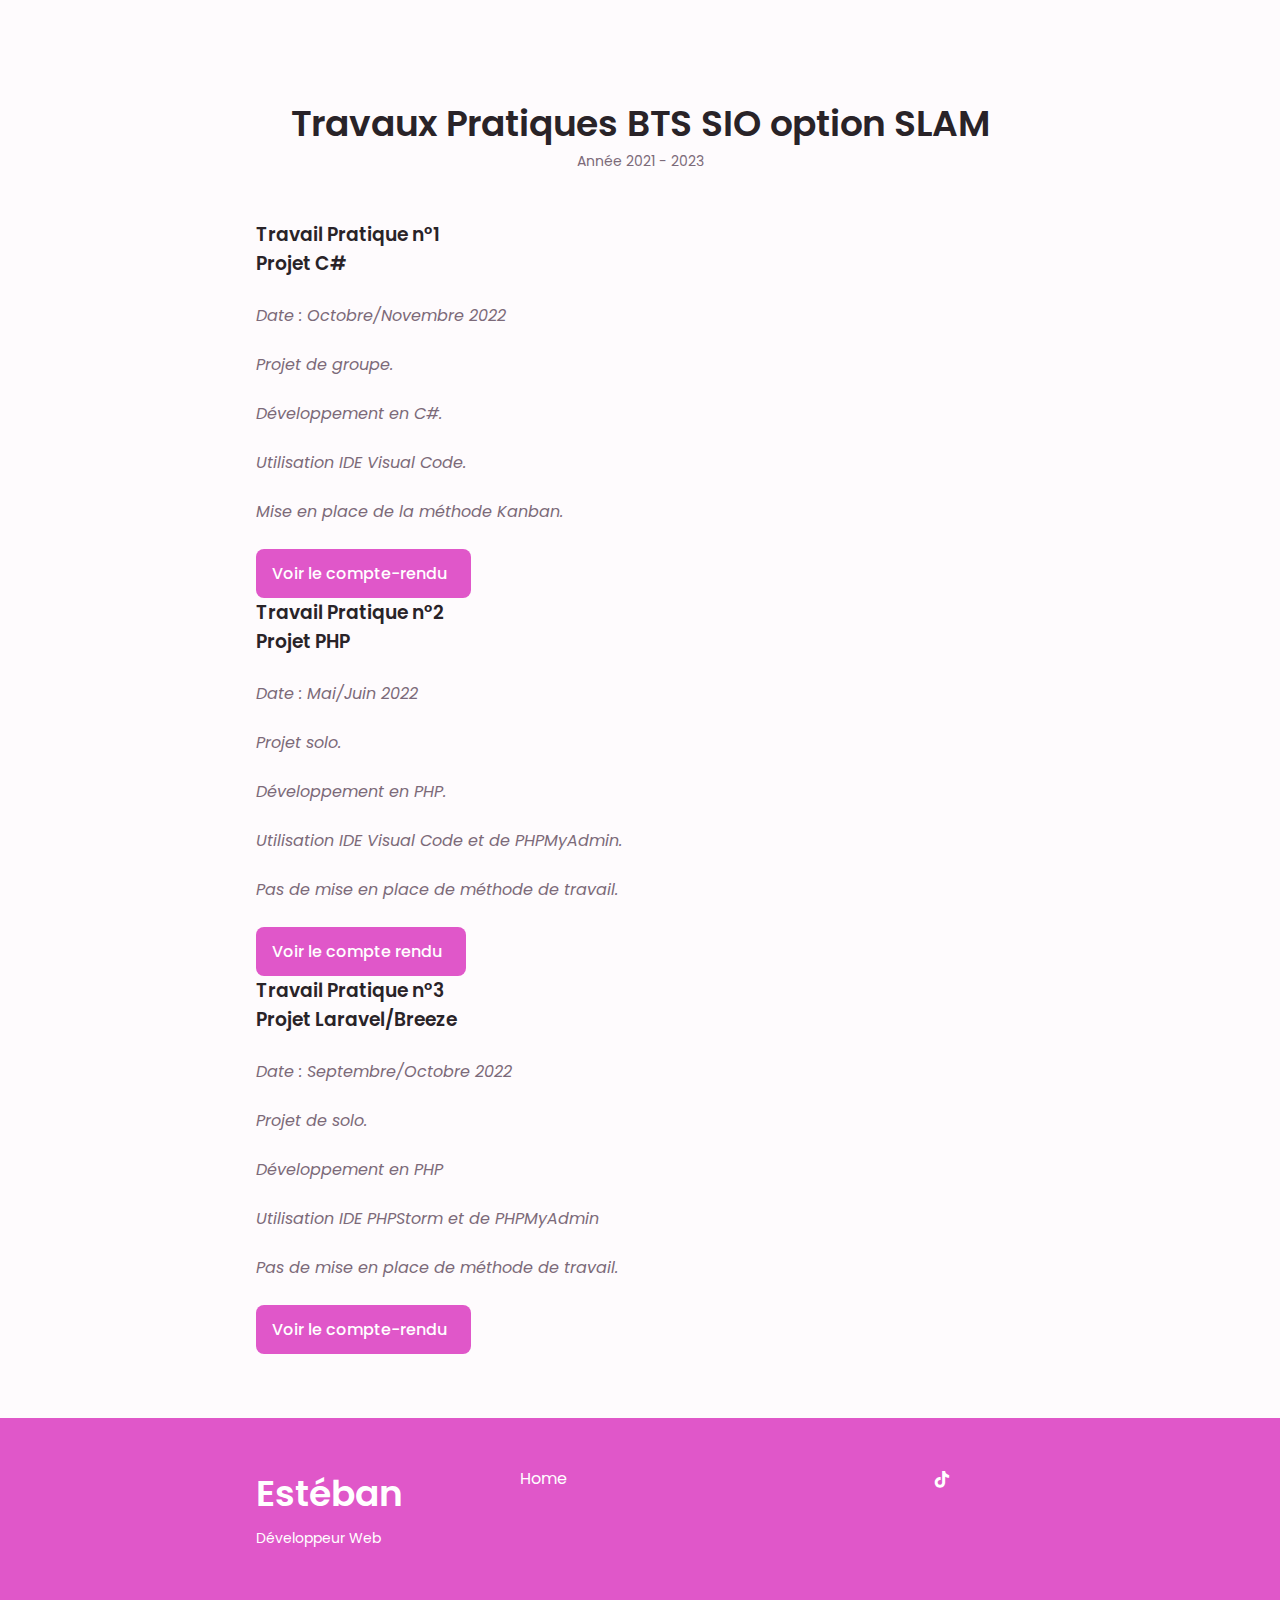
<file: html/tp.html>
<!DOCTYPE html>
<html lang="en">

<head>
    <meta charset="UTF-8">
    <meta name="viewport" content="width=device-width, initial-scale=1.0">

    <!--==================== Scouticons ====================-->
    <link rel="stylesheet" href="https://unicons.iconscout.com/release/v4.0.0/css/line.css">

    <!--==================== Boxicons ====================-->
    <link href='https://unpkg.com/boxicons@2.1.4/css/boxicons.min.css' rel='stylesheet'>

    <!--==================== SWIPER CSS ====================-->
    <link rel="stylesheet" href="../css/swiper-bundle.min.css">

    <!--==================== CSS ====================-->
    <link rel="stylesheet" href="../css/styles.css">

    <title>Portfolio - Estéban TEIXEIRA</title>
</head>

<body>
    <!--==================== SERVICES ====================-->
    <section class="services section" id="services">
        <h2 class="section_title">Travaux Pratiques BTS SIO option SLAM</h2>
        <span class="section_subtitle">Année 2021 - 2023</span>

        <div class="services_container container grid">
            <div class="services_content">
                <div>
                    <h3 class="services_title">Travail Pratique n°1 <br> Projet C# </h3>
                </div>
                <br>
                <ul class="services_modal-services grid">
                    <li class="services_modal-service">
                        <i class="uil uil-calendar-alt services_modal-icon"> Date : Octobre/Novembre 2022</i>
                    </li>
                    <li class="services_modal-service">
                        <i class="uil uil-check-circle services_modal-icon"> Projet de groupe.</i>
                    </li>
                    <li class="services_modal-service">
                        <i class="uil uil-check-circle services_modal-icon"> Développement en C#.</i>
                    </li>
                    <li class="services_modal-service">
                        <i class="uil uil-check-circle services_modal-icon"> Utilisation IDE Visual Code.</i>
                    </li>
                    <li class="services_modal-service">
                        <i class="uil uil-check-circle services_modal-icon"> Mise en place de la méthode Kanban.</i>
                    </li>
                </ul>
                <br>
                <span class="button button--flex button--small button--link services_button">
                    <a href="pdf/Veille technologique.pdf" class="button button--flex button--small portfolio_button">
                        Voir le compte-rendu
                        <i class="uil uil-arrow-right button_icon"></i>
                    </a>
                </span>

                <div class="services_content">
                    <div>
                        <h3 class="services_title">Travail Pratique n°2 <br> Projet PHP </h3>
                    </div>
                    <br>
                    <ul class="services_modal-services grid">
                        <li class="services_modal-service">
                            <i class="uil uil-calendar-alt services_modal-icon"> Date : Mai/Juin 2022</i>
                        </li>
                        <li class="services_modal-service">
                            <i class="uil uil-check-circle services_modal-icon"> Projet solo.</i>
                        </li>
                        <li class="services_modal-service">
                            <i class="uil uil-check-circle services_modal-icon"> Développement en PHP.</i>
                        </li>
                        <li class="services_modal-service">
                            <i class="uil uil-check-circle services_modal-icon"> Utilisation IDE Visual Code et de PHPMyAdmin.</i>
                        </li>
                        <li class="services_modal-service">
                            <i class="uil uil-check-circle services_modal-icon"> Pas de mise en place de méthode de travail.</i>
                        </li>
                    </ul>
                    <br>
                    <span class="button button--flex button--small button--link services_button">
                        <a href="pdf/CompteRenduPHP.pdf"
                            class="button button--flex button--small portfolio_button">
                            Voir le compte rendu
                            <i class="uil uil-arrow-right button_icon"></i>
                        </a>
                    </span>

                    <div class="services_content">
                        <div>
                            <h3 class="services_title">Travail Pratique n°3 <br> Projet Laravel/Breeze </h3>
                        </div>
                        <br>
                        <ul class="services_modal-services grid">
                            <li class="services_modal-service">
                                <i class="uil uil-calendar-alt services_modal-icon"> Date : Septembre/Octobre 2022</i>
                            </li>
                            <li class="services_modal-service">
                                <i class="uil uil-check-circle services_modal-icon"> Projet de solo.</i>
                            </li>
                            <li class="services_modal-service">
                                <i class="uil uil-check-circle services_modal-icon"> Développement en PHP</i>
                            </li>
                            <li class="services_modal-service">
                                <i class="uil uil-check-circle services_modal-icon"> Utilisation IDE PHPStorm et de PHPMyAdmin</i>
                            </li>
                            <li class="services_modal-service">
                                <i class="uil uil-check-circle services_modal-icon"> Pas de mise en place de méthode de travail.</i>
                            </li>
                        </ul>
                        <br>
                        <span class="button button--flex button--small button--link services_button">
                            <a href="pdf/GuideUtilisation.pdf"
                                class="button button--flex button--small portfolio_button">
                                Voir le compte-rendu
                                <i class="uil uil-arrow-right button_icon"></i>
                            </a>
                        </span>
                    </div>
                </div>
            </div>
        </div>
    </section>
    <!--==================== FOOTER ====================-->
    <footer class="footer">
        <div class="footer_bg">
            <div class="footer_container container grid">
                <div>
                    <h1 class="footer_title">Estéban</h1>
                    <span class="footer_subtitle">Développeur Web</span>
                </div>

                <ul class="footer_links">
                    <li>
                        <a href="../index.html" class="footer_link">Home</a>
                    </li>
                </ul>

                <div class="footer_socials">
                    <a href="https://www.linkedin.com/in/esteban-teixeira-9381a8204/" target="_blank" class="footer_social">
                        <i class="uil uil-linkedin"></i>
                    </a>

                    
                    <a href="https://www.tiktok.com/@esteicacher?is_from_webapp=1&sender_device=pc" target="_blank" class="footer_social">
                        <i class='bx bxl-tiktok'></i>
                    </a>

                    <a href="https://www.instagram.com/esteicacher/" target="_blank" class="footer_social">
                        <i class="uil uil-instagram"></i>
                    </a>

                    <a href="https://github.com/LeSteackHacher" target="_blank" class="footer_social">
                        <i class="uil uil-github"></i>
                    </a>
                </div>
            </div>
        </div>
    </footer>
    <!--==================== SCROLL TOP ====================-->
    <a href="#" class="scrollup" id="scroll-up">
        <i class="uil uil-arrow-up scrollup_icon"></i>
    </a>

    <!--==================== SWIPER JS ====================-->
    <script src="../js/swiper-bundle.min.js"></script>

    <!--==================== MAIN JS ====================-->
    <script src="../js/main.js"></script>
</body>

</html>
</file>
<file: css/styles.css>
/*==================== GOOGLE FONTS ====================*/
@import url("https://fonts.googleapis.com/css2?family=Poppins:wght@400;500;600&display=swap");

/*==================== VARIABLES CSS ====================*/
:root {
  --header-height: 3rem;

  /*========== Colors ==========*/
  /* Change favorite color */
  --hue-color: 670;
  /*Purple 250 - Green 142 - Blue 230 - Pink 340*/

  /* HSL color mode */
  --first-color: hsl(var(--hue-color), 69%, 61%);
  --first-color-second: hsl(var(--hue-color), 69%, 61%);
  --first-color-alt: hsl(var(--hue-color), 57%, 53%);
  --first-color-lighter: hsl(var(--hue-color), 92%, 85%);
  --title-color: hsl(var(--hue-color), 8%, 15%);
  --text-color: hsl(var(--hue-color), 8%, 45%);
  --text-color-light: hsl(var(--hue-color), 8%, 65%);
  --input-color: hsl(var(--hue-color), 70%, 96%);
  --body-color: hsl(var(--hue-color), 60%, 99%);
  --container-color: #fff;
  --scroll-bar-color: hsl(var(--hue-color), 12%, 90%);
  --scroll-thumb-color: hsl(var(--hue-color), 12%, 80%);

  /*========== Font and typography ==========*/
  --body-font: 'Poppins', sans-serif;

  /* .5rem = 8px, 1rem = 16px, 1.5rem = 24px ... */
  --big-font-size: 2rem;
  --h1-font-size: 1.5rem;
  --h2-font-size: 1.25rem;
  --h3-font-size: 1.125rem;
  --normal-font-size: .938rem;
  --small-font-size: .813rem;
  --smaller-font-size: .75rem;

  /*========== Font weight ==========*/
  --font-medium: 500;
  --font-semi-bold: 600;

  /*========== Margenes Bottom ==========*/
  /* .25rem = 4px, .5rem = 8px, .75rem = 12px ... */
  --mb-0-25: .25rem;
  --mb-0-5: .5rem;
  --mb-0-75: .75rem;
  --mb-1: 1rem;
  --mb-1-5: 1.5rem;
  --mb-2: 2rem;
  --mb-2-5: 2.5rem;
  --mb-3: 3rem;

  /*========== z index ==========*/
  --z-tooltip: 10;
  --z-fixed: 100;
  --z-modal: 1000;
}

/* Font size for large devices */
@media screen and (min-width: 968px) {
  :root {
    --big-font-size: 3rem;
    --h1-font-size: 2.25rem;
    --h2-font-size: 1.5rem;
    --h3-font-size: 1.25rem;
    --normal-font-size: 1rem;
    --small-font-size: .875rem;
    --smaller-font-size: .813rem;
  }
}

/*========== Variables Dark theme ==========*/
body.dark-theme{
  /* HSL color mode */
  --first-color-second: hsl(var(--hue-color), 30%, 8%);
  --title-color: hsl(var(--hue-color), 8%, 95%);
  --text-color: hsl(var(--hue-color), 8%, 75%);
  --text-color-light: hsl(var(--hue-color), 29%, 16%);
  --body-color: hsl(var(--hue-color), 28%, 12%);
  --container-color: hsl(var(--hue-color), 29%, 16%);
  --scroll-bar-color: hsl(var(--hue-color), 12%, 48%);
  --scroll-thumb-color: hsl(var(--hue-color), 12%, 36%);
}

/*========== Button Dark/Light ==========*/
.nav_btns{
  display: flex;
  align-items: center;
}

.change-theme{
  font-size: 1.25rem;
  color: var(--title-color);
  margin-right: var(--mb-1);
  cursor: pointer;
}

.change-theme:hover{
  color: var(--first-color);
}

/*==================== BASE ====================*/
* {
  box-sizing: border-box;
  padding: 0;
  margin: 0;
}

html {
  scroll-behavior: smooth;
}

body {
  margin: 0 0 var(--header-height) 0;
  font-family: var(--body-font);
  font-size: var(--normal-font-size);
  background-color: var(--body-color);
  color: var(--text-color);
}

h1,
h2,
h3,
h4 {
  color: var(--title-color);
  font-weight: var(--font-semi-bold);
}

ul {
  list-style: none;
}

a {
  text-decoration: none;
}

img {
  max-width: 100%;
  height: auto;
}


/*==================== REUSABLE CSS CLASSES ====================*/
.section {
  padding: 2rem 0 4rem;
}

.section_title {
  font-size: var(--h1-font-size);
  color: var(--title-color);
}

.section_subtitle {
  display: block;
  font-size: var(--small-font-size);
  margin-bottom: var(--mb-3);
}

.section_title,
.section_subtitle {
  text-align: center;
}

/*==================== LAYOUT ====================*/
.container {
  max-width: 768px;
  margin-left: var(--mb-1-5);
  margin-right: var(--mb-1-5);
}

.grid {
  display: grid;
  gap: 1.5rem;
}

.header {
  width: 100%;
  position: fixed;
  bottom: 0;
  left: 0;
  z-index: var(--z-fixed);
  background-color: var(--body-color);
}

/*==================== NAV ====================*/
.nav {
  max-width: 968px;
  height: var(--header-height);
  display: flex;
  justify-content: space-between;
  align-items: center;
}

.nav_logo,
.nav_toggle {
  color: var(--title-color);
  font-weight: var(--font-medium);
}

.nav_logo:hover {
  color: var(--first-color);
}

.nav_toggle {
  font-size: 1.1rem;
  cursor: pointer;
}

.nav_toggle:hover {
  color: var(--first-color);
}

@media screen and (max-width: 767px) {
  .nav_menu {
    position: fixed;
    bottom: -100%;
    left: 0;
    width: 100%;
    background-color: var(--body-color);
    padding: 2rem 1.5rem 4rem;
    box-shadow: 0 -1px 4px rgba(0, 0, 0, .15);
    border-radius: 1.5rem 1.5rem 0 0;
    transition: .3s;
  }
}

.nav_list {
  grid-template-columns: repeat(3, 1fr);
  gap: 2rem;
}

.nav_link {
  display: flex;
  flex-direction: column;
  align-items: center;
  font-size: var(--small-font-size);
  color: var(--title-color);
  font-weight: var(--font-medium);
}

.nav_link:hover {
  color: var(--first-color);
}

.nav_icon {
  font-size: 1.2rem;
}

.nav_close {
  position: absolute;
  right: 1.3rem;
  bottom: .5rem;
  font-size: 1.5rem;
  cursor: pointer;
  color: var(--first-color);
}

.nav_close:hover {
  color: var(--first-color-alt);
}

/* show menu */
.show-menu {
  bottom: 0;
}

/* Active link */
.active-link{
  color: var(--first-color);
}

/* Change background header */
.scroll-header{
  box-shadow: 0 -1px 4px rgba(0, 0, 0, .15);
}

/*==================== HOME ====================*/
.home_container {
  gap: 1rem;
}

.home_content {
  grid-template-columns: .5fr 3fr;
  padding-top: 3.5rem;
  align-items: center;
}

.home_social {
  display: grid;
  grid-template-columns: max-content;
  row-gap: 1rem;
}

.home_social-icon {
  font-size: 1.25rem;
  color: var(--first-color);
}

.home_social-icon:hover {
  color: var(--first-color-alt);
}

.home_blob {
  width: 200px;
  fill: var(--first-color);
}

.home_blob-img {
  width: 225px;
}

.home_data {
  grid-column: 1/3;
}

.home_title {
  font-size: var(--big-font-size);
}

.home_subtitle {
  font-size: var(--h3-font-size);
  color: var(--text-color);
  font-weight: var(--font-medium);
  margin-bottom: var(--mb-0-75);
}

.home_description {
  margin-bottom: var(--mb-2);
}

/* .home_scroll {
  display: none;
}*/

.home_scroll-button {
  color: var(--first-color);
  transition: .3s;
}

.home_scroll-button:hover {
  transform: translateY(.25rem);
}

.home_scroll-name {
  font-size: var(--small-font-size);
  color: var(--title-color);
  font-weight: var(--font-medium);
  margin-right: var(--mb-0-25);
}

.home_scroll-arrow {
  font-size: 1.25rem;
}

/*==================== BUTTONS ====================*/
.button {
  display: inline-block;
  background-color: var(--first-color);
  color: #fff;
  padding: 1rem;
  border-radius: .5rem;
  font-weight: var(--font-medium);
}

.button:hover {
  background-color: var(--first-color-alt);
}

.button_icon {
  font-size: 1.25rem;
  margin-left: var(--mb-0-5);
  transition: .3s;
}

.button--white{
  background-color: #fff;
  color: var(--first-color);
}

.button--white:hover{
  background-color: #fff;
}

.button--flex {
  display: inline-flex;
  align-items: center;

}

.button--small {
  padding: .75rem 1rem;
}

.button--link {
  padding: 0;
  background-color: transparent;
  color: var(--first-color);
}

.button--link:hover {
  background-color: transparent;
  color: var(--first-color-alt);
}

/*==================== ABOUT ====================*/
.about_img {
  width: 200px;
  border-radius: .5rem;
  justify-self: center;
  align-self: center;
}

.about_description {
  text-align: center;
  margin-bottom: var(--mb-2-5);
}

.about_info {
  display: flex;
  justify-content: space-evenly;
  margin-bottom: var(--mb-2-5);
}

.about_info-title {
  font-size: var(--h2-font-size);
  font-weight: var(--font-semi-bold);
  color: var(--title-color);
}

.about_info-name {
  font-size: var(--smaller-font-size);
}

.about_info-title,
.about_info-name {
  display: block;
  text-align: center;
}

.about_buttons {
  display: flex;
  justify-content: center;
}

/*==================== SKILLS ====================*/
.skills_container {
  row-gap: 0;
}

.skills_header {
  display: flex;
  align-items: center;
  margin-bottom: var(--mb-2-5);
  cursor: pointer;
}

.skills_icon,
.skills_arrow {
  font-size: 2rem;
  color: var(--first-color);
}

.skills_icon {
  margin-right: var(--mb-0-75);
}

.skills_title {
  font-size: var(--h3-font-size);
}

.skills_subtitle {
  font-size: var(--small-font-size);
  color: var(--text-colo-light);
}

.skills_arrow {
  margin-left: auto;
  transition: .4s;
}

.skills_list {
  row-gap: 1.5rem;
  padding-left: 2.7rem;
}

.skills_titles {
  display: flex;
  justify-content: space-between;
  margin-bottom: var(--mb-0-5);
}

.skills_name {
  font-size: var(--normal-font-size);
  font-weight: var(--font-medium);
}

.skills_bar,
.skills_percentage {
  height: 5px;
  border-radius: .25rem;
}

.skills_bar {
  background-color: var(--first-color-lighter);
}

.skills_percentage {
  display: block;
  background-color: var(--first-color);
}

.skills_html {
  width: 75%;
}

.skills_css {
  width: 70%;
}

.skills_js {
  width: 55%;
}

.skills_react {
  width: 30%;
}

.skills_ue {
  width: 90%;
}

.skills_unity {
  width: 30%;
}

.skills_photoshop {
  width: 50%;
}

.skills_c {
  width: 40%;
}

.skills_php {
  width: 40%;
}

.skills_python {
  width: 55%;
}

.skills_windows {
  width: 1%;
}

.skills_linux {
  width: 10%;
}

.skills_close .skills_list {
  height: 0;
  overflow: hidden;
}

.skills_open .skills_list {
  height: max-content;
  margin-bottom: var(--mb-2-5);
}

.skills_open .skills_arrow {
  transform: rotate(-180deg);
}

/*==================== QUALIFICATION ====================*/
.qualification_tabs {
  display: flex;
  justify-content: space-evenly;
  margin-bottom: var(--mb-2);
}

.qualification_button {
  font-size: var(--h3-font-size);
  font-weight: var(--font-medium);
  cursor: pointer;
}

.qualification_button:hover {
  color: var(--first-color);
}

.qualification_icon {
  font-size: 1.8rem;
  margin-right: var(--mb-0-25);
}

.qualification_data {
  display: grid;
  grid-template-columns: 1fr max-content 1fr;
  column-gap: 1.5rem;
}

.qualification_title {
  font-size: var(--normal-font-size);
  font-weight: var(--font-medium);
}

.qualification-subtitle {
  display: inline-block;
  font-size: var(--small-font-size);
  margin-bottom: var(--mb-1);
}

.qualification_calendar {
  font-size: var(--smaller-font-size);
  color: var(--text-color-light);
}

.qualification_rounder {
  display: inline-block;
  width: 13px;
  height: 13px;
  background-color: var(--first-color);
  border-radius: 50%;
}

.qualification_line {
  display: block;
  width: 1px;
  height: 100%;
  background-color: var(--first-color);
  transform: translate(6px, -7px);
}

.qualification [data-content] {
  display: none;
}

.qualification_active[data-content] {
  display: block;
}

.qualification_button.qualification_active {
  color: var(--first-color);
}

/*==================== SERVICES ====================*/
/*.services_container {
  gap: 1.5rem;
  grid-template-columns: repeat(2, 1fr);
}

.services_content {
  position: relative;
  background-color: var(--container-color);
  padding: 3.5rem .5rem 1.25rem 1.5rem;
  border-radius: .25rem;
  box-shadow: 0 2px 4px rgba(0, 0, 0, .15);
  transition: .3s;
}

.services_content:hover {
  box-shadow: 0 4px 8px rgba(0, 0, 0, .15);
}

.services_icon {
  display: block;
  font-size: 1.5rem;
  color: var(--first-color);
  margin-bottom: var(--mb-1);
}

.services_title {
  font-size: var(--h3-font-size);
  margin-bottom: var(--mb-1);
  font-weight: var(--font-medium);
}

.services_button {
  cursor: pointer;
  font-size: var(--small-font-size);
}

.services_button:hover .button_icon {
  transform: translateX(.25rem);
}

.services_modal {
  position: fixed;
  top: 0;
  left: 0;
  right: 0;
  bottom: 0;
  background-color: rgba(0, 0, 0, .5);
  display: flex;
  align-items: center;
  justify-content: center;
  padding: 0 1rem;
  z-index: var(--z-modal);
  opacity: 0;
  visibility: 0;
  transition: .3s;
}

.services_modal-content {
  position: relative;
  background-color: var(--container-color);
  padding: 1.5rem;
  border-radius: .5rem;
}

.services_modal.services {
  row-gap: 1rem;
}

.services_modal-service {
  display: flex;
}

.services_modal-title {
  font-size: var(--h3-font-size);
  font-weight: var(--font-medium);
  margin-bottom: var(--mb-1-5);
}

.services_modal-close {
  position: absolute;
  top: 1rem;
  right: 1rem;
  font-size: 1.5rem;
  color: var(--first-color);
  cursor: pointer;
}

.services_modal-icon {
  color: var(--first-color);
  margin-right: var(--mb-0-25);
}

Active Modal
.active-modal {
  opacity: 1;
  visibility: visible;
}*/

/*==================== PORTFOLIO ====================*/
.portfolio_container{
  overflow: initial;
}

.portfolio_content{
  padding: 0 1.5rem;
}

.portfolio_img{
  width: 265px;
  border-radius: .5rem;
  justify-self: center;
}

.portfolio_title{
  font-size: var(--h3-font-size);
  margin-bottom: var(--mb-0-5);
}

.portfolio_description{
  margin-bottom: var(--mb-0-75);
}

.portfolio_button:hover .button_icon{
  transform: translateX(.25rem);
}

.swiper-button-prev::after,
.swiper-button-next::after{
  content: '';
}

.swiper-portfolio-icon{
  font-size: 2rem;
  color: var(--first-color);
}

.swiper-button-prev{
  left: -.5rem;
}

.swiper-button-next{
  right: -.5rem;
}

.swiper-container-horizontal > .swiper-pagination-bullet{
  bottom: -2.5rem;
}

.swiper-pagination-bullet-active{
  background-color: var(--first-color);
}

.swiper-button-next,
.swiper-button-prev,
.swiper-pagination-bullet{
  outline: none;
}

/*==================== PROJECT IN MIND ====================*/
.project{
  text-align: center;
}

.project_bg{
  background-color: var(--first-color-second);
  padding-top: 3rem;
}

.project_title{
  font-size: var(--h2-font-size);
  margin-bottom: var(--mb-0-75);
}

.project_description{
  margin-bottom: var(--mb-1-5);
}

.project_title,
.project_description{
  color: #fff;
}

.project_img{
  width: 232px;
  justify-self: center;
}

/*==================== CONTACT ME ====================*/
.contact_container{
  row-gap: 3rem;
}

.contact_information{
  display: flex;
  margin-bottom: var(--mb-2);
}

.contact_icon{
  font-size: 2rem;
  color: var(--first-color);
  margin-right: var(--mb-0-75);
}

.contact_title{
  font-size: var(--h3-font-size);
  font-weight: var(--font-medium);
}

.contact_subtitle{
  font-size: var(--small-font-size);
  color: var(--text-color-light);
}

.contact_content{
  background-color: var(--input-color);
  border-radius: .5rem;
  padding: .75rem 1rem .25rem;
}

.contact_label{
  font-size: var(--small-font-size);
  color: var(--title-color);
}

.contact_input{
  width: 100%;
  background-color: var(--input-color);
  color: var(--text-color);
  font-family: var(--body-font);
  font-size: var(--normal-font-size);
  border: none;
  outline: none;
  padding: .25rem .5rem .5rem 0;
}

/*==================== FOOTER ====================*/
.footer{
  padding-top: 2rem;
}

.footer_container{
  row-gap: 3.5rem;
}

.footer_bg{
  background-color: var(--first-color-second);
  padding: 2rem 0 3rem;
}

.footer_title{
  font-size: var(--h1-font-size);
  margin-bottom: var(--mb-0-25);
}

.footer_subtitle{
  font-size: var(--small-font-size);
}

.footer.links{
  display: flex;
  flex-direction: column;
  row-gap: 1.5rem;
}

.footer_link:hover{
  color: var(--first-color-lighter);
}

.footer_social{
  font-size: 1.25rem;
  margin-right: var(--mb-1-5);
}

.footer_social:hover{
  color: var(--first-color-lighter);
}

.footer_title,
.footer_subtitle,
.footer_link,
.footer_social{
  color: #fff;
}

/*========== SCROLL UP ==========*/
.scrollup{
  position: fixed;
  right: 1rem;
  bottom: -20%;
  background-color: var(--first-color);
  opacity: .8;
  padding: 0 .3rem;
  border-radius: .4rem;
  z-index: var(--z-tooltip);
  transition: .4s;
}

.scrollup:hover{
  background-color: var(--first-color-alt);
}

.scrollup_icon{
  font-size: 1.5rem;
  color: #fff;
}

/* Show scroll */
.show-scroll{
  bottom: 5rem;
}

/*========== SCROLL BAR ==========*/
::-webkit-scrollbar{
  width: .60rem;
  background-color: var(--scroll-bar-color);
  border-radius: .5rem;
}

::-webkit-scrollbar-thumb{
  background-color: var(--scroll-thumb-color);
  border-radius: .5rem;
}

::-webkit-scrollbar-thumb:hover{
  background-color: var(--text-color-light);
}

/*==================== MEDIA QUERIES ====================*/
/* For small devices */
@media screen and (max-width: 350px){
  .container{
    margin-left: var(--mb-1);
    margin-right: var(--mb-1);
  }

  .nav_menu{
    padding: 2rem .25rem 4rem;
  }

  .nav_list{
    column-gap: 0;
  }

  .home_content{
    grid-template-columns: .25fr 3fr;
  }

  .home_blob{
    width: 180px;
  }

  .skills_title{
    font-size: var(--normal-font-size);
  }

  .qualification_data{
    gap: .5rem;
  }

  .services_container{
    grid-template-columns: max-content;
    justify-content: center;
  }

  .services_content{
    padding-right: 3.5rem;
  }

  .service_modal{
    padding-right: 3.5rem;
  }

  .service_modal{
    padding: 0 .5rem;
  }

  .project_img{
    width: 200px;
  }
}

/* For medium devices */
@media screen and (min-width: 568px){
  .home_content{
    grid-template-columns: max-content 1fr 1fr;
  }

  .home_data{
    grid-column: initial;
  }

  .home_img{
    order: 1;
    justify-self: center;
  }

  .about_container,
  .skills_container,
  .portfolio_content,
  .projet_container,
  .contact_container
  .footer_container{
    grid-template-columns: repeat(2, 1fr);
  }

  .qualification_sections{
    display: grid;
    grid-template-columns: .6fr;
    justify-content: center;
  }
}

@media screen and (min-width: 768px){
  .container{
    margin-left: auto;
    margin-right: auto;
  }

  body{
    margin: 0;
  }

  .section{
    padding: 6rem 0 2rem;
  }

  .section__subtitle{
    margin-bottom: 4rem;
  }

  .header{
    top: 0;
    bottom: initial;
  }

  .header,
  .main,
  .footer_container{
    padding: 0 1rem;
  }

  .nav{
    height: calc(var(--header-height) + 1.5rem);
    column-gap: 1rem;
  }

  .nav_icon,
  .nav_close,
  .nav_toggle{
    display: none;
  }

  .nav_list{
    display: flex;
    column-gap: 2rem;
  }

  .nav_menu{
    margin-left: auto;
  }

  .change-theme{
    margin: 0;
  }

  .home_container{
    row-gap: 5rem;
  }

  .home_content{
    padding-top: 5.5rem;
    column-gap: 2rem;
  }

  .home_blob{
    width: 270px;
  }

  .home_scroll{
    display: block;
  }

  .home_scroll-button{
    margin-left: 3rem;
  }

  .about_container{
    column-gap: 5rem;
  }

  .about_img{
    width: 350px;
  }

  .about_description{
    text-align: initial;
  }

  .about_info{
    justify-content: space-between;
  }

  .about_buttons{
    justify-content: initial;
  }

  .qualification_tabs{
    justify-content: center;
  }

  .qualification_button{
    margin: 0 var(--mb-1);
  }

  .qualification_sections{
    grid-template-columns: .5fr;
  }

  .portfolio_img{
    width: 320px;
  }

  .portfolio_content{
    align-items: center;
  }

  .project{
    text-align: initial;
  }

  .project_bg{
    background: none;
  }

  .project_container{
    background-color: var(--first-color-second);
    border-radius: 1rem;
    padding: 3rem 2.5rem 0;
    grid-template-columns: 1fr max-content;
    column-gap: 3rem;
  }

  .project_data{
    padding-top: .8rem;
    padding-bottom: .8rem;
  }

  .footer_container{
    grid-template-columns: repeat(3, 1fr);
  }

  .footer_bg{
    padding: 3rem 0 3.5rem;
  }

  .footer_links{
    flex-direction: row;
    column-gap: 2rem;
  }

  .footer_socials{
    justify-self: flex-end;
  }

  .footer_copy{
    margin-top: 4.5rem;
  }
}

/* For large devices */
@media screen and (min-width: 1024px){
  .header,
  .main,
  .footer_container{
    padding: 0;
  }

  .home_blob{
    width: 320px;
  }

  .home_social{
    transform: translateX(-6rem);
  }

  .portfolio_content{
    column-gap: 5rem;
  }

  .swiper-portfolio-icon{
    font-size: 3.5rem;
  }

  .swiper-button-next{
    right: -3.5rem;
  }

  .swiper-button-prev{
    right: -3.5rem;
  }

  .swiper-container-horizontal > .swiper-pagination-bullets{
    bottom: -4.5rem;
  }

  .contact_form{
    width: 460px;
  }

  .contact_inputs{
    grid-template-columns: repeat(2, 1fr);
  }
}

/* Barre de progression */
#barre{
  height: 10px;
  border-radius: 0px 50px 50px 0px;
  position: fixed;
  bottom: 0;
  background: linear-gradient(background: linear-gradient(to right, #f12711, #f5af19));
}
</file>
